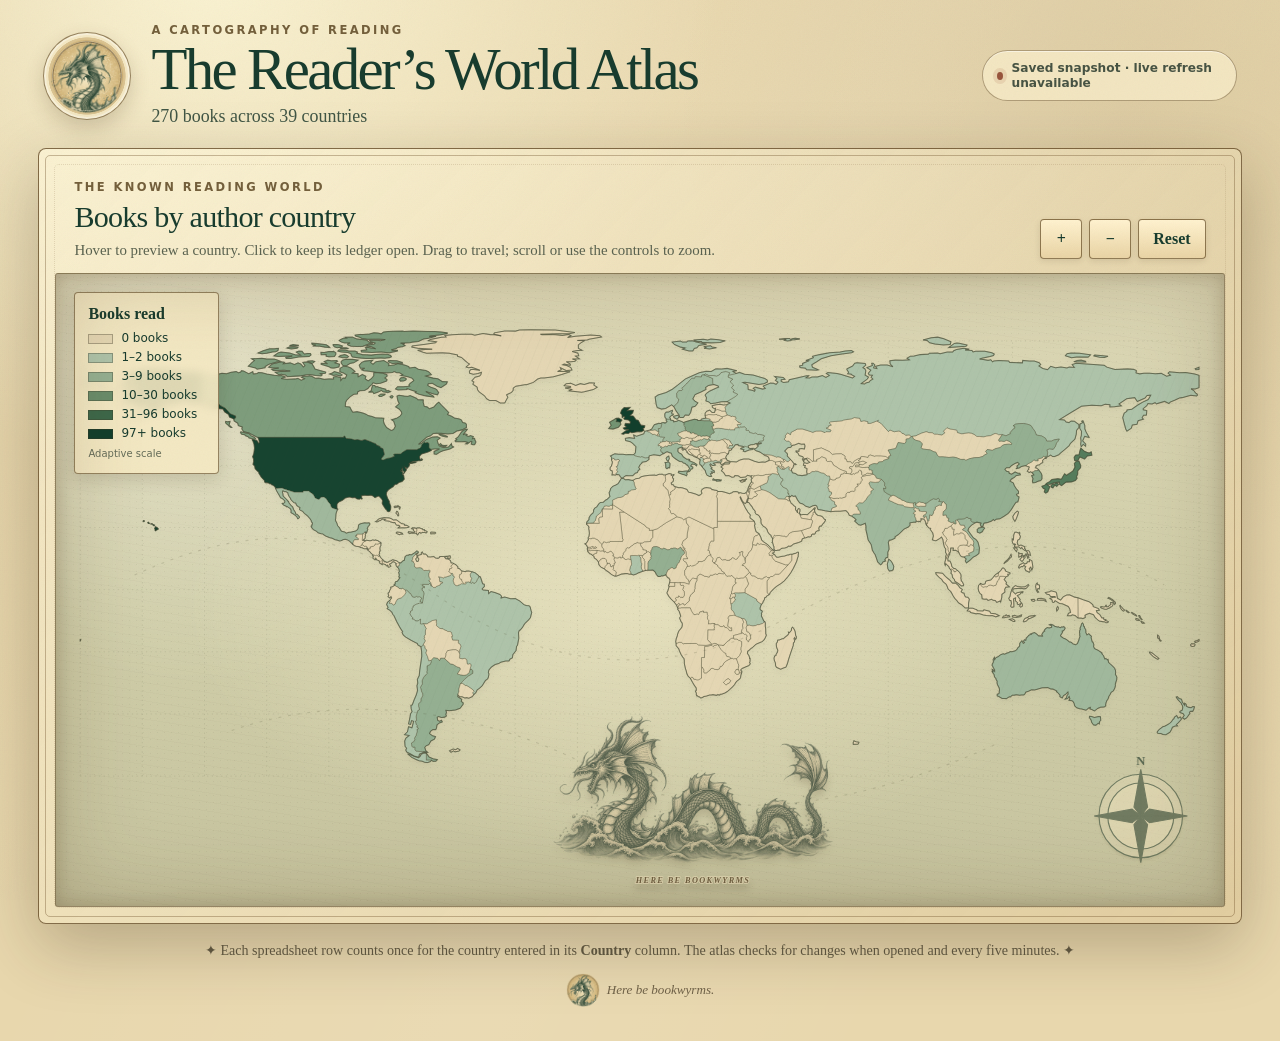
<file: index.html>
<!doctype html>
<html lang="en">
<head>
<meta charset="utf-8">
<meta name="viewport" content="width=device-width,initial-scale=1">
<meta name="theme-color" content="#e8dab4">
<meta name="description" content="An interactive world atlas of books, mapped by each author's country.">
<title>The Reader’s World Atlas</title>
<style>
html,body{margin:0;min-height:100%;background:#e8dab4;color:#173f2d;font-family:Georgia,serif}
body{display:grid;place-items:center}.boot{text-align:center;padding:2rem}.boot b{display:block;font-size:1.35rem;margin-bottom:.55rem}.boot p{opacity:.72}
</style>
</head>
<body>
<main class="boot"><b>Unrolling The Reader’s World Atlas…</b><p>Here be bookwyrms.</p></main>
<script>
(async()=>{
  try{
    const response=await fetch('atlas.html?v=33e2f524',{cache:'no-store'});
    if(!response.ok)throw new Error(`Atlas source returned ${response.status}`);
    let html=await response.text();
    const fix='<style id="tooltip-flicker-fix">.tooltip{pointer-events:none!important}.tooltip[data-pinned="true"]{pointer-events:auto!important}</style>';
    if(!html.includes('</head>'))throw new Error('Atlas source has no head element');
    html=html.replace('</head>',fix+'</head>');
    document.open();document.write(html);document.close();
  }catch(error){
    console.error('[Reader’s World Atlas] Startup failed:',error);
    document.querySelector('.boot').innerHTML='<b>The atlas could not be unrolled.</b><p>Please reload the page.</p>';
  }
})();
</script>
</body>
</html>
</file>
